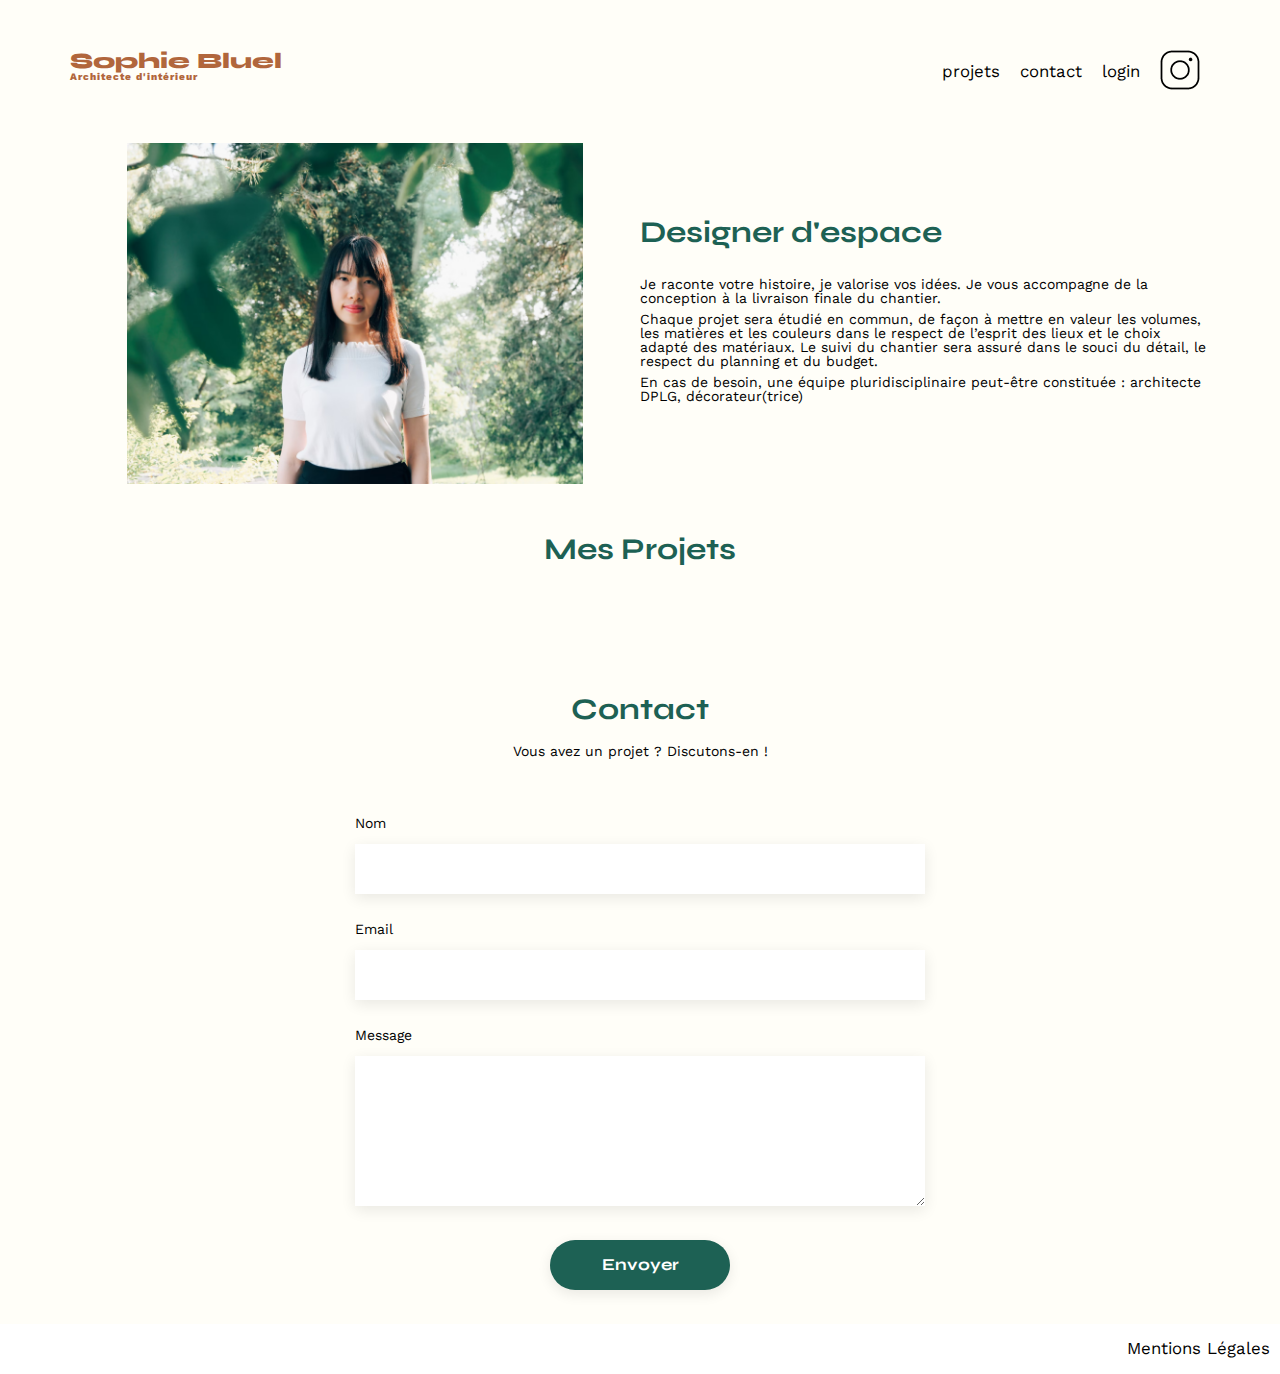
<file: FrontEnd/index.html>
<!DOCTYPE html>
<html lang="fr">

<head>
	<meta charset="UTF-8">
	<title>Sophie Bluel - Architecte d'intérieur</title>
	<meta name="viewport" content="width=device-width, initial-scale=1.0">
	<link rel="preconnect" href="https://fonts.googleapis.com">
	<link rel="preconnect" href="https://fonts.gstatic.com" crossorigin>
	<link href="https://fonts.googleapis.com/css2?family=Syne:wght@700;800&family=Work+Sans&display=swap"
		rel="stylesheet">
	<link rel="stylesheet" href="https://cdnjs.cloudflare.com/ajax/libs/font-awesome/6.3.0/css/all.min.css">
	<meta name="description" content="">
	<link rel="stylesheet" href="./assets/style.css">
	<script defer src="./index.js"></script>
	<script defer src="./admin.js"></script>
	<script defer src="./modal.js"></script>
	<script defer src="./route.js"></script>
	
</head>




<body>
	<header>
		<a href="./index.html">
			<h1>Sophie Bluel <span>Architecte d'intérieur</span></h1>
		</a>
		<nav>
			<ul>
				<li><a href="index.html#portfolio">projets</a></li>
				<li><a href="index.html#contact">contact</a></li>
				<li><a href="./loginPage/login.html"> login</a></li>
				<li><img src="./assets/icons/instagram.png" alt="Instagram"></li>
			</ul>
		</nav>
	</header>
	<main>
		<section id="introduction">
			<figure>
				<img src="./assets/images/sophie-bluel.png" alt="">
			</figure>
			<article>
				<h2>Designer d'espace</h2>
				<p>Je raconte votre histoire, je valorise vos idées. Je vous accompagne de la conception à la livraison
					finale du chantier.</p>
				<p>Chaque projet sera étudié en commun, de façon à mettre en valeur les volumes, les matières et les
					couleurs dans le respect de l’esprit des lieux et le choix adapté des matériaux. Le suivi du
					chantier sera assuré dans le souci du détail, le respect du planning et du budget.</p>
				<p>En cas de besoin, une équipe pluridisciplinaire peut-être constituée : architecte DPLG,
					décorateur(trice)</p>
			</article>
		</section>


		<section id="portfolio">
			<h2 class="projects-title">Mes Projets</h2>
			<ul class="filters-container"></ul>
			<div class="gallery">
				
			</div>
		</section>
		
		<section id="contact">
			<h2>Contact</h2>
			<p>Vous avez un projet ? Discutons-en !</p>
			<form action="#" method="post">
				<label for="name">Nom</label>
				<input type="text" name="name" id="name">
				<label for="email">Email</label>
				<input type="email" name="email" id="email">
				<label for="message">Message</label>
				<textarea name="message" id="message" cols="30" rows="10"></textarea>
				<input type="submit" value="Envoyer">
			</form>
		</section>
	</main>

	<footer id="footer">
		<nav>
			<ul>
				<li><a href="#"> Mentions Légales</a></li>
			</ul>
		</nav>
	</footer>


	


	
	<aside id="modal" class="modal" role="dialog" aria-labelledby="modalTitle" aria-hidden="true"style="display: none;">
		<div id="modalContainer">
		  <i id="closeModal" class="fa-solid fa-xmark"></i>
		  <i id="previewModal" class="fa-solid fa-arrow-left"></i>
  
		  <!-- GALERIE PHOTO -->
		  <section class="modalTemplate" id="modalEdit">
			<div id="editionGallery">
			  <h2 class="modalTitle">Galerie photo</h2>
			 
			  <div id="modalGrid"></div>
			</div>
			<div class="footerModal">
			  <hr>
			  <input type="submit" value="Ajouter une photo" id="editModal">
			  
			</div>
		  </section>
  
		  <!-- section photo modification-->
		  <section class="modalTemplate" id="editSection" style="display:none">
			<h2 class="modalTitle">Ajout photo</h2>
			<form id="editWorks">
			  <div id="addImageContainer">
				<i class="fa-solid fa-image"></i>
				<div id="inputFile">
				  <label for="filetoUpload" class="fileLabel">
					<span>+ Ajouter une photo</span>
					<input type="file" id="filetoUpload" name="image" accept="image/png, image/jpeg" class="file-input">
				  </label>
				</div>
				<span class="filesize">jpg, png : 4mo max</span>
				<span id="errorImg"></span>
			  </div>
  
			  <div class="inputEdit" id="addTitle">
				<label for="title">Titre</label>
				<input type="text" name="title" id="title" class="inputCss" required>
				<span id="ErrorTitleSubmit" class="errormsg"></span>
			  </div>
  
			  <div class="inputEdit" id="addCategory">
				<label for="category">Catégorie</label>
				<select name="category" id="category" data-id="" class="inputCss"></select>
				<span id="ErrorCategorySubmit" class="errormsg"></span>
			  </div>
  
			  <div class="footerModal editFooter">
				<hr>
				<input type="submit" value="Valider">
			  </div>
			</form>
		  </section>
		</div>
	  </aside>
	  


</body>

</html>
</file>
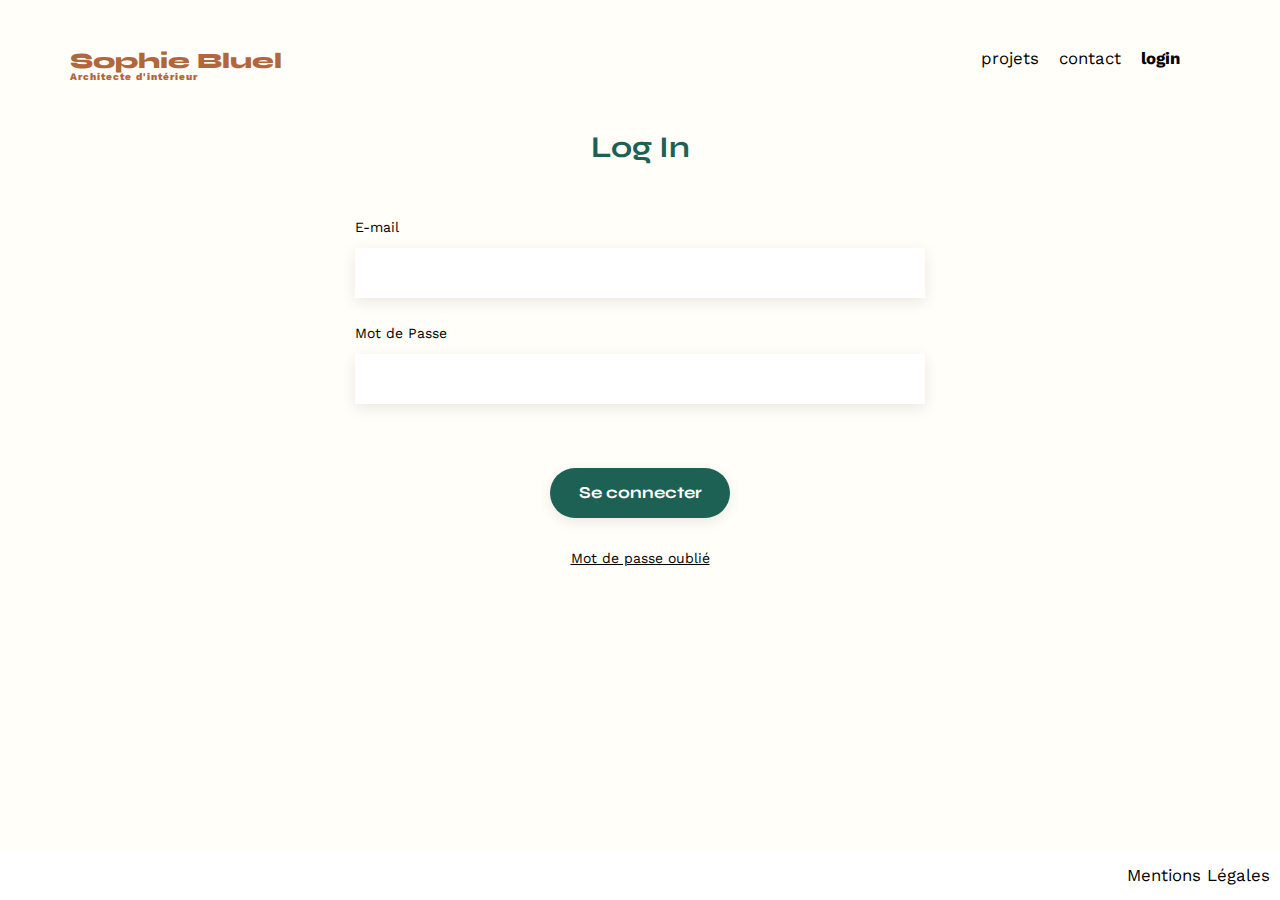
<file: FrontEnd/loginPage/login.html>
<!DOCTYPE html>
<html lang="fr">

<head>
    <meta charset="UTF-8">
    <title>Sophie Bluel - LOGIN IN</title>
    <meta name="viewport" content="width=device-width, initial-scale=1.0">
    <link rel="preconnect" href="https://fonts.googleapis.com">
    <link rel="preconnect" href="https://fonts.gstatic.com" crossorigin>
    <link href="https://fonts.googleapis.com/css2?family=Syne:wght@700;800&family=Work+Sans&display=swap"
        rel="stylesheet">
    <meta name="description" content="">
    <link rel="stylesheet" href="../assets/style.css">
    <script defer src="./login.js"></script>

</head>

<body class="login">
    

    <header>
        <a href="../index.html">
            <h1>Sophie Bluel <span>Architecte d'intérieur</span></h1>
        </a>
        <nav>
            <ul>
                <li><a href="../index.html#portfolio">projets</a></li>
                <li><a href="../index.html#contact">contact</a></li>
                <li class="selectedMenu">login</li>
                <li>
                    <div src="./assets/icons/instagram.png" class="instagram" alt="Instagram"></div>
                </li>
            </ul>
        </nav>
    </header>


    <main>

        <section id="contact">
            <h2>Log In</h2>

            <form id="loginForm">

                <label for="email">E-mail</label>
                <input type="email" name="email" id="email" required> 
               

                <label for="password">Mot de Passe</label>
                <input type="password" id="password" name="password" min="4" max="15" required>
                <p class="passwordError"></p>
                <p class="loginError"></p>

                <input type="submit" value="Se connecter">
            </form>
            <p class="forgotPassword"><a href="#">Mot de passe oublié</a></p>
        </section>

    </main>


    <footer id="footerLogin">
        <nav>
            <ul>
                <li><a href="#"> Mentions Légales</a></li>
            </ul>
        </nav>
    </footer>

</body>

</html>
</file>
<file: FrontEnd/assets/style.css>
html,
body,
div,
span,
applet,
object,
iframe,
h1,
h2,
h3,
h4,
h5,
h6,
p,
blockquote,
pre,
a,
abbr,
acronym,
address,
big,
cite,
code,
del,
dfn,
em,
img,
ins,
kbd,
q,
s,
samp,
small,
strike,
strong,
sub,
sup,
tt,
var,
b,
u,
i,
center,
dl,
dt,
dd,
ol,
ul,
li,
fieldset,
form,
label,
legend,
table,
caption,
tbody,
tfoot,
thead,
tr,
th,
td,
article,
aside,
canvas,
details,
embed,
figure,
figcaption,
footer,
header,
hgroup,
menu,
nav,
output,
ruby,
section,
summary,
time,
mark,
audio,
video {
  margin: 0;
  padding: 0;
  border: 0;
  font-size: 100%;
  font: inherit;
  vertical-align: baseline;
}
/* HTML5 display-role reset for older browsers */
article,
aside,
details,
figcaption,
figure,
footer,
header,
hgroup,
menu,
nav,
section {
  display: block;
}
body {
  line-height: 1;
}
ol,
ul {
  list-style: none;
}
blockquote,
q {
  quotes: none;
}
a {
  text-decoration: none;
  color: black;
}
a:visited {
  color: inherit;
}
blockquote:before,
blockquote:after,
q:before,
q:after {
  content: "";
  content: none;
}
table {
  border-collapse: collapse;
  border-spacing: 0;
}
/** end reset css**/
body {
  margin: auto;
  max-width: 1140px;
  font-family: "Work Sans";
  font-size: 14px;
  background-color: rgb(255, 254, 248);
}

header {
  display: flex;
  justify-content: space-between;
  margin: 50px 0;
}
section {
  margin: 50px 0;
}

h1 {
  display: flex;
  flex-direction: column;
  font-family: "Syne";
  font-size: 22px;
  font-weight: 800;
  color: #b1663c;
}

h1 > span {
  font-family: "Work Sans";
  font-size: 10px;
  letter-spacing: 0.1em;
}

h2 {
  font-family: "Syne";
  font-weight: 700;
  font-size: 30px;
  color: #1d6154;
}
nav ul {
  display: flex;
  align-items: center;
  list-style-type: none;
}
nav li {
  padding: 0 10px;
  font-size: 1.2em;
}

li:hover {
  color: #b1663c;
}
#introduction {
  display: flex;
  align-items: center;
}
#introduction figure {
  flex: 1;
}
#introduction img {
  display: block;
  margin: auto;
  width: 80%;
}

#introduction article {
  flex: 1;
}
#introduction h2 {
  margin-bottom: 1em;
}

#introduction p {
  margin-bottom: 0.5em;
}
#portfolio h2 {
  display: flex;
  align-items: center;
  justify-content: center;
  text-align: center;
  margin-bottom: 1em;
}

.gallery {
  width: 100%;
  display: grid;
  grid-template-columns: 1fr 1fr 1fr;
  grid-column-gap: 20px;
  grid-row-gap: 20px;
  margin-top: 80px;
}
.gallery figure {
  position: relative;
  overflow: hidden;
}
.gallery img {
  width: 100%;
}
.gallery figure img {
  object-fit: cover;
  object-position: center;
  height: 505.25px;
  transition: transform 0.3s ease;
}
.gallery figure img:hover {
  transform: scale(1.2);
}
/* ********************************************************************* */
.filter {
  width: fit-content;
  display: flex;
  flex-wrap: wrap;
  flex-direction: row;
  gap: 10px;
  margin: 50px auto;
  justify-content: center;
  margin-top: 60px;
}
.btn {
  border-radius: 60px;
  padding: 1.2em 1.8em;
  font-family: "Syne";
  font-size: 16px;
  font-weight: 700;
  border: 1px solid #1d6154;
  color: #1d6154;
  background: none;
  transition: 0.3s ease;
}
.btn:hover {
  background-color: #1d6154;
  color: #fffef8;
  cursor: pointer;
  transform: scale(1.05);
}
.active {
  background: #1d6154;
  color: #fffef8;
}
/* ********************************************************************* */
#contact {
  width: 50%;
  margin: auto;
}
#contact > * {
  text-align: center;
}
#contact h2 {
  margin-bottom: 20px;
}
#contact form {
  text-align: left;
  margin-top: 30px;
  display: flex;
  flex-direction: column;
}

#contact input {
  height: 50px;
  font-size: 1.2em;
  border: none;
  box-shadow: 0px 4px 14px rgba(0, 0, 0, 0.09);
}
#contact label {
  margin: 2em 0 1em 0;
}
#contact textarea {
  border: none;
  box-shadow: 0px 4px 14px rgba(0, 0, 0, 0.09);
}

input[type="submit"] {
  font-family: "Syne";
  font-weight: 700;
  color: white;
  background-color: #1d6154;
  margin: 2em auto;
  width: 180px;
  text-align: center;
  border-radius: 60px;
  cursor: pointer;
}
input[type="button"] {
  font-family: "Syne";
  font-weight: 700;
  color: white;
  background-color: #1d6154;
  margin: 2em auto;
  width: 180px;
  text-align: center;
  border-radius: 60px;
  cursor: pointer;
}
footer {
  background-color: white;
  position: absolute;
  left: 0;
  height: 50px;
  width: 100%;
  display: flex;
  justify-content: flex-end;
  align-items: center;
}
#footerLogin {
  bottom: 0;
}

footer nav ul {
}

/* ********************************************************************* */
/* ************************ page login *************************** */

.selectedMenu {
  font-weight: bold;
  cursor: not-allowed;
}
form input,
form textarea {
  padding: 0 20px;
}

#email {
  
  color: #1d6154;
  font-weight: bold;
  outline: none;
}
#email:focus {
  border: 2px solid #1d6154;
  border-radius: 5px;
}
.loginError {
  margin-top: 15px;
  text-align: center;
  font-weight: bold;
  font-size: 1.5em;
  color: red;
}

.passwordError {
  margin-top: 15px;
  text-align: center;
  font-weight: bold;
  font-size: 1.5em;
  color: red;
}
#password {
  color: #1d6154;
  outline: none;
}
#password:focus {
  border: 2px solid #1d6154;
  border-radius: 5px;
}
.forgotPassword {
  text-decoration: underline;
}

/* ********************************************************************** */
/* ************************ partie admin edition *************************** */
/* flag noir Editor*/

.flagEditor {
  position: fixed;
  top: 0;
  left: 0;
  display: flex;
  align-items: center;
  justify-content: center;
  background-color: black;
  height: 60px;
  width: 100%;
}
.marginTop {
  margin-top: 100px;
}
.fa-regular {
  color: white;
  font-size: 16px;
}
.projectRemove {
  color: white;
  font-size: 16px;
}
.projectRemove > i {
  padding-right: 10px;
}
.flagEditor button {
  color: black;
  font-size: 14px;
  width: 216px;
  height: 40px;
  border-radius: 60px;
  margin-left: 20px;
  outline: none;
  border: 2px solid black;
  transition: 0.3s ease;
}
.flagEditor button:hover {
  transform: scale(1.05);
  color: white;
  background: #1d6154;
}

/* Editor sous photo */

.figureRemove {
  display: flex;
  flex-direction: row;
  padding: 20px 10%;
  color: black;
}
.figureRemove i {
  padding-right: 20px;
  color: black;
}

/* Editor Project */

#titleProjectRemove {
  font-family: "Work Sans";
  font-weight: normal;
  color: black;
  font-size: 14px;
  padding-left: 20px;
}
#titleProjectRemove:hover {
  cursor: pointer;
}
#titleProjectRemove i {
  padding-right: 10px;
  color: black;
}

/* ********************************************************************** */
/* ************************ partie modal *************************** */

.modal {
  position: fixed;
  display: flex;
  align-items: center;
  justify-content: center;
  top: 0;
  left: 0;
  width: 100%;
  height: 100%;
  background: rgba(0, 0, 0, 0.2);
}
.modalOpen {
  overflow: hidden;
}

#modalContainer {
  position: relative;
  background-color: white;
  overflow: auto;
  width: 35%;
  min-width: 700px;
  min-height: 700px;
  border-radius: 10px;
  padding-top: 70px;
  padding-bottom: 10px;
}

#closeModal {
  position: absolute;
  top: 20px;
  right: 20px;
  font-size: 1.5em;
}
#previewModal {
  display: none;
  position: absolute;
  top: 20px;
  left: 20px;
  font-size: 1.5em;
}
#previewModal:hover {
  cursor: pointer;
}
#closeModal:hover {
  cursor: pointer;
}
.modalTemplate {
  display: flex;
  flex-direction: column;
  justify-content: space-between;
  height: 100%;
  min-height: 700px;
  margin: 0;
  padding: 0 15%;
}
.modalTitle {
  color: black;
  text-align: center;
  padding-bottom: 40px;
}
.iconModal {
  display: inline-block;
  font-size: 0.7em;
  padding: 4px;
  background-color: black;
  color: white;
}
#editionGallery {
  height: 70%;
}
#modalGrid {
  width: auto;
  display: grid;
  grid-template-columns: repeat(5, 1fr);
  column-gap: 10px;
  row-gap: 25px;
}
#modalGrid > figure {
  position: relative;
}
#modalGrid img {
  width: 100%;
  height: 100%;
  object-fit: cover;
}

#deleteIcon {
  position: absolute;
  top: 3px;
  right: 3px;
}
#deleteIcon:hover {
  cursor: crosshair;
}

#moveIcon {
  position: absolute;
  top: 3px;
  right: 23px;
}
#moveIcon:hover {
  cursor: move;
}
.footerModal {
  margin-top: 20px;
  text-align: center;
  height: 30%;
  width: 100%;
  display: flex;
  justify-content: center;
  flex-direction: column;
}
hr {
  width: 100%;
}
.modalTemplate input[type="submit"] {
  width: 60%;
  text-align: center;
  padding: 10px 45px;
}
.modalTemplate input[type="button"] {
  width: 60%;
  text-align: center;
  padding: 10px 45px;
}


#deleteAllWorks:hover {
  cursor: pointer;
}

.modal.show {
  display: flex; /* override le none */
}

/* ************************ Partie edition *************************** */

#editSection {
  align-items: center;
}
#editWorks {
  height: 600px;
  width: 100%;
  display: flex;
  justify-content: space-between;
  align-items: center;
  flex-direction: column;
}
#addImageContainer {
  display: flex;
  flex-direction: column;
  justify-content: space-around;
  align-items: center;
  background-color: rgb(232, 241, 246);
  height: 40%;
  width: 100%;
  padding: 20px 0;
  margin-bottom: 40px;
}
#addImageContainer img {
  object-fit: cover;
  max-width: 100%;
  max-height: 100%;
}
#addImageContainer i {
  font-size: 8em;
  color: rgba(185, 197, 204);
  z-index: 4000;
}
/* #inputFile {
  display: flex;
  flex-direction: column;
  background: rgba(128, 128, 128, 0.308);
  padding: 10px 20px;
  border-radius: 20px;
} */
#errorImg {
  text-align: center;
  color: red;
  font-size: 14px;
  text-transform: uppercase;
}
.fileLabel {
  display: inline-block;
  background-color: rgb(203, 214, 220);
  padding: 10px 15px;
  border-radius: 25px;
  cursor: pointer;
}

.fileLabel span {
  font-weight: bold;
  color: rgb(87, 130, 155);
}

.file-input {
  display: none;
}

#addTitle {
  height: 15%;
  width: 100%;
}

#addCategory {
  height: 15%;
  width: 100%;
}

.inputEdit {
  display: flex;
  flex-direction: column;
  justify-content: center;
}
.inputEdit label {
  padding-bottom: 10px;
  font-size: 16px;
}
.inputCss {
  height: 30px;
  border: 0px solid grey;
  box-shadow: 8px 10px 23px 1px rgba(0, 0, 0, 0.34);
  background-color: transparent;
  outline: none;
  padding: 0 20px;
}
.editFooter {
  margin-top: 0;
}
#editWorks input[type="submit"] {
  font-size: 18px;
  background-color: rgb(167, 167, 167);
}

.errormsg {
  text-align: center;
  padding-top: 20px;
  color: red;
}
</file>
